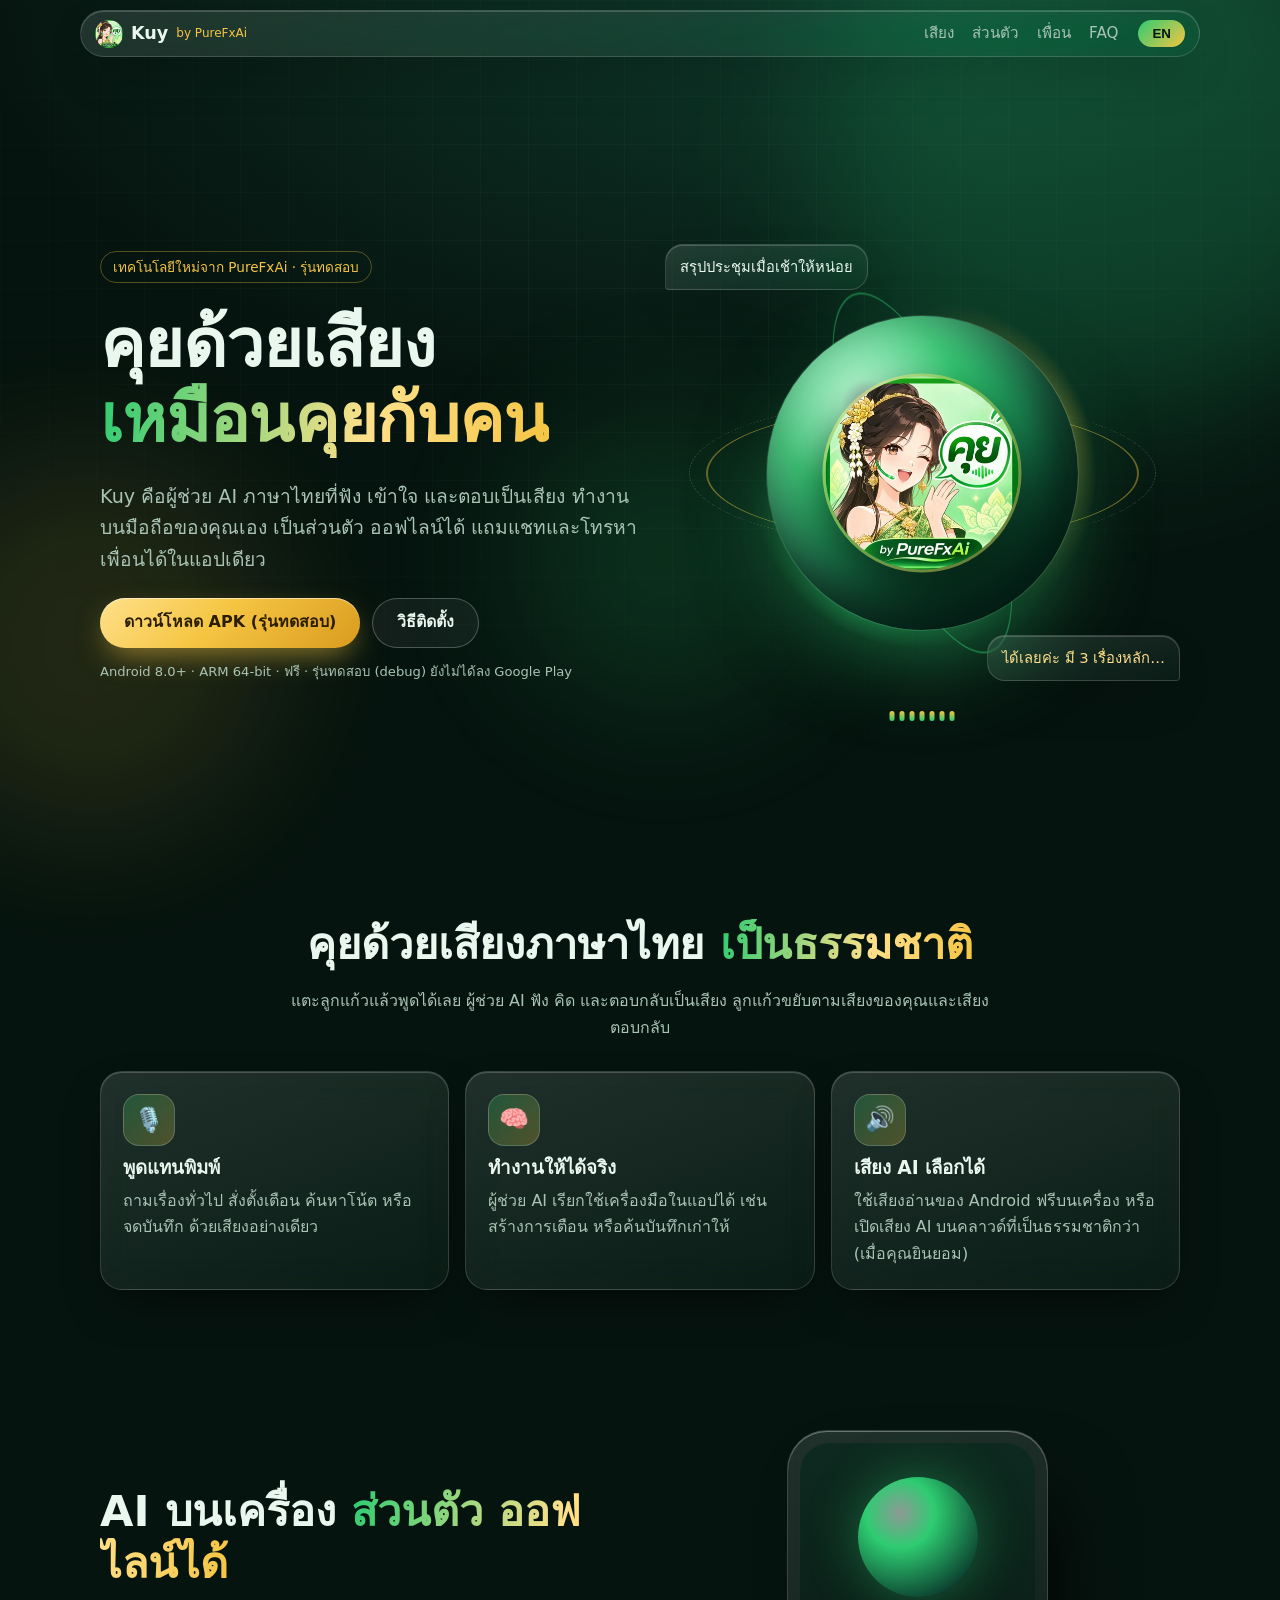
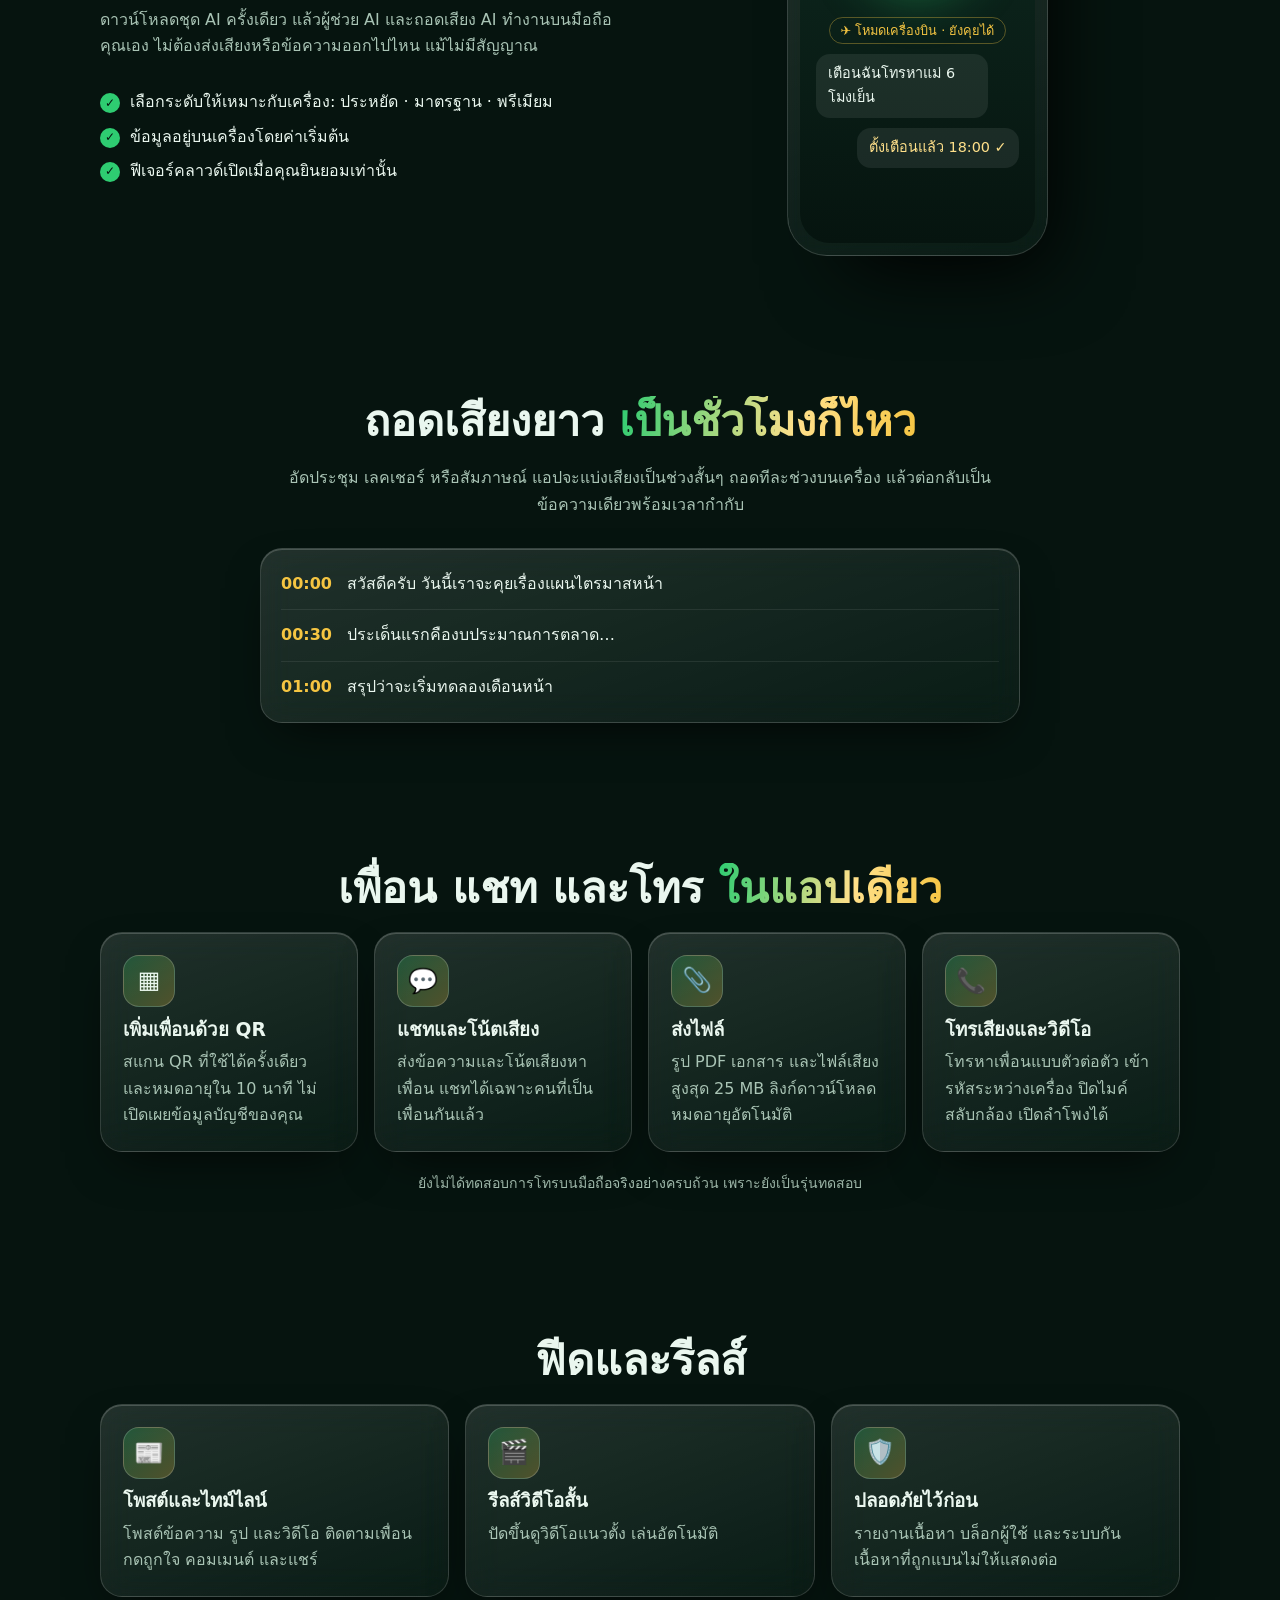
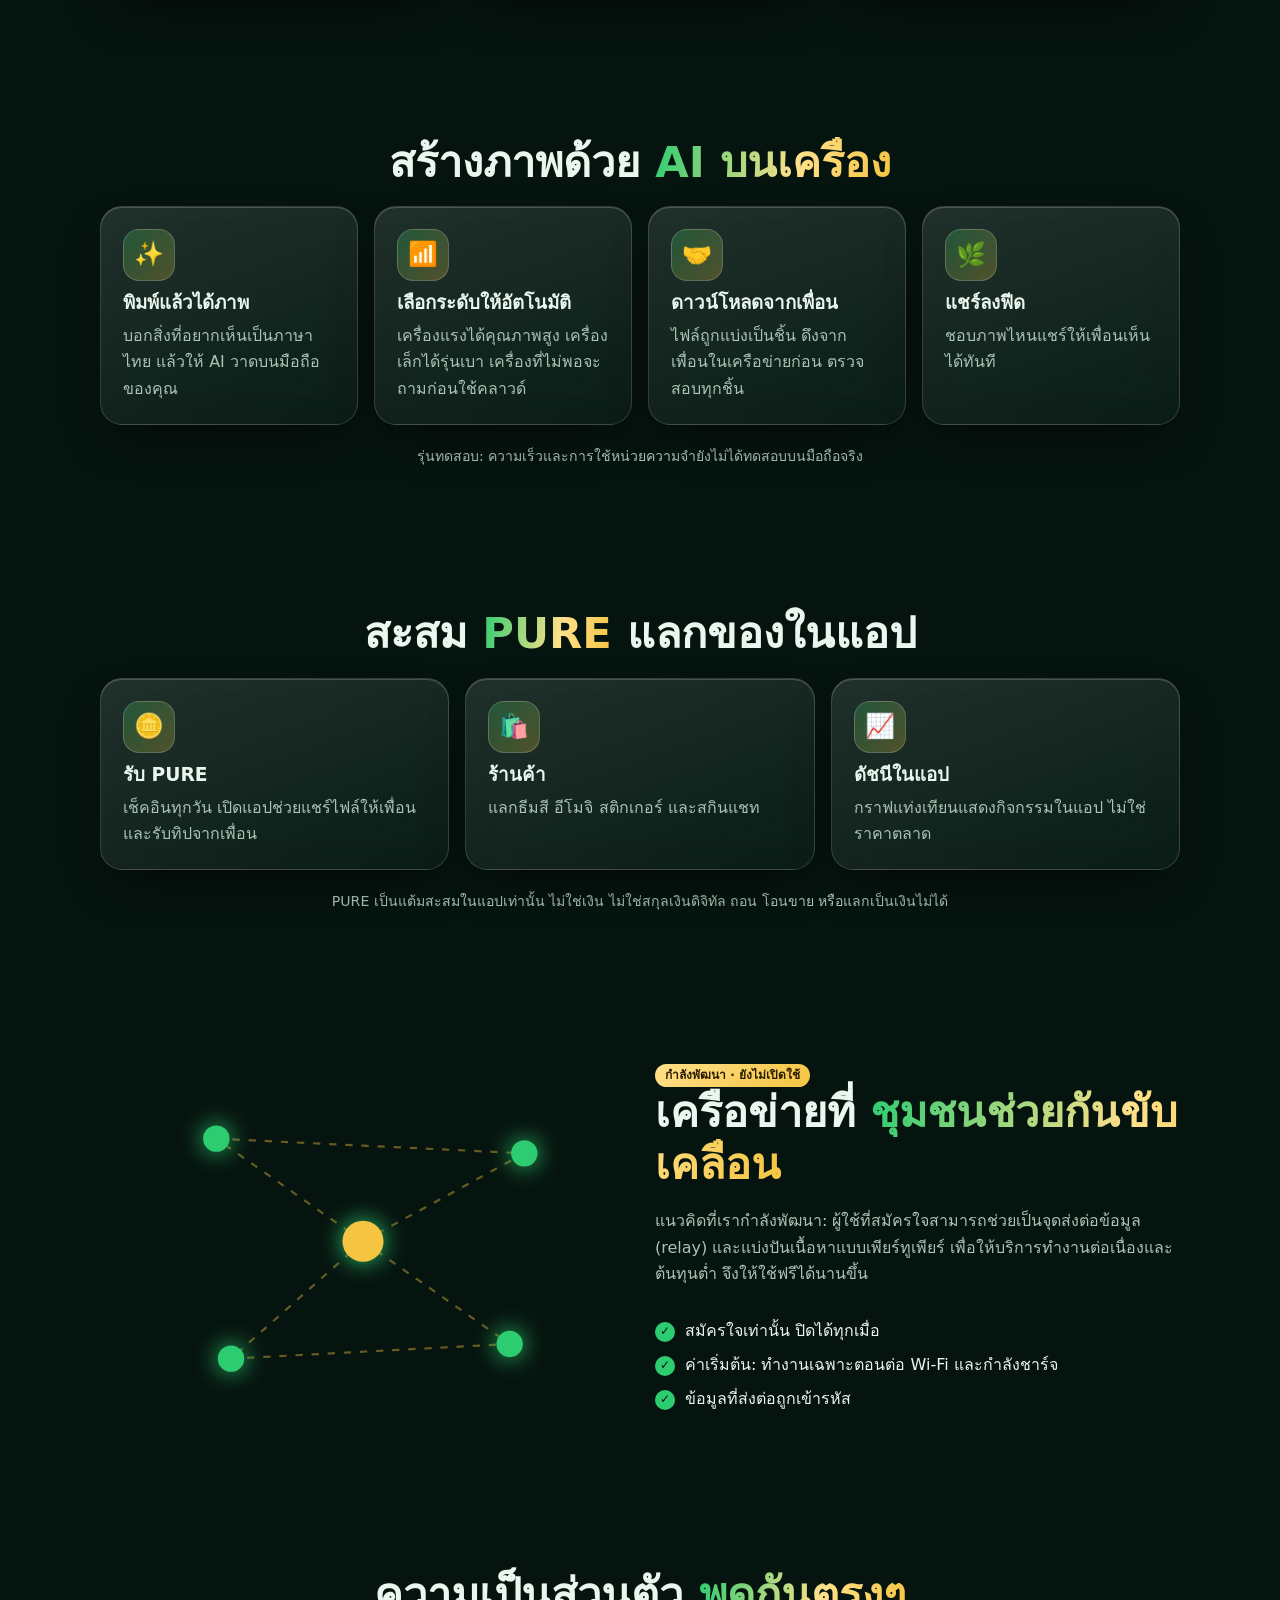
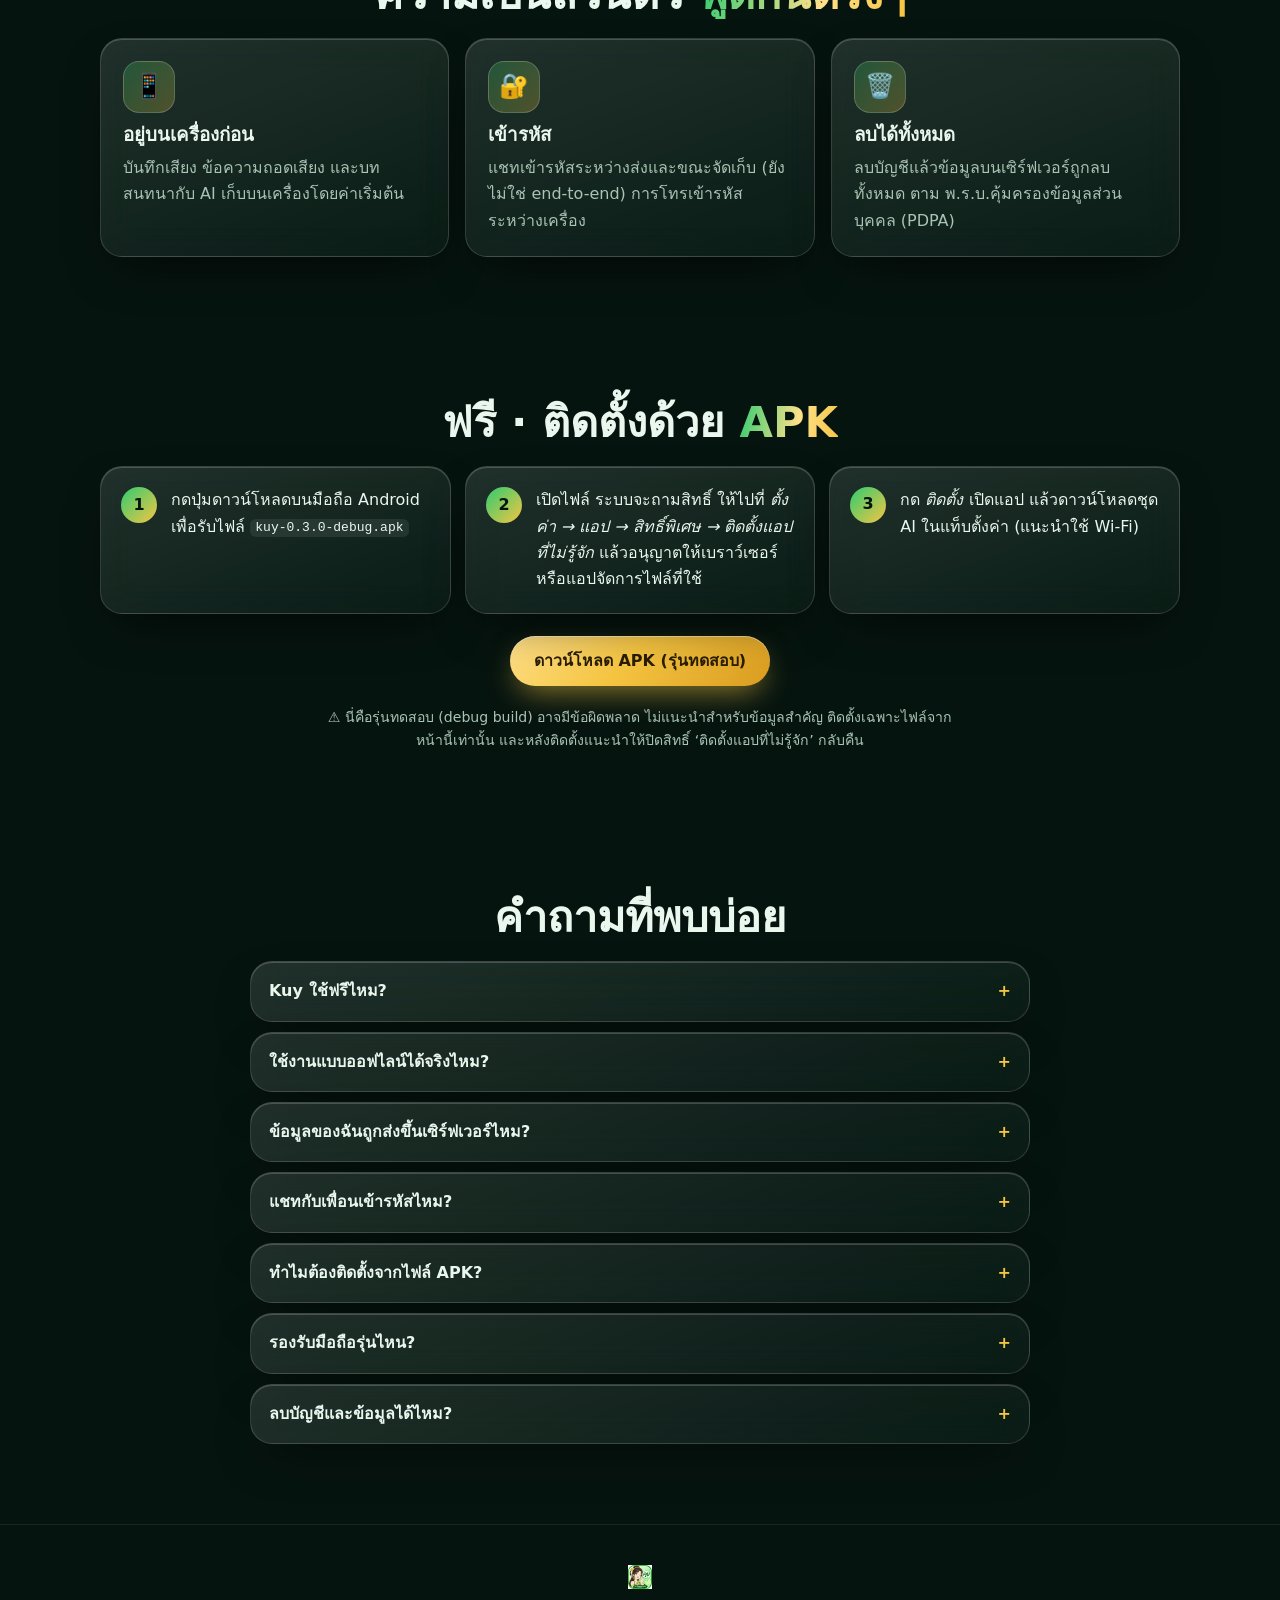
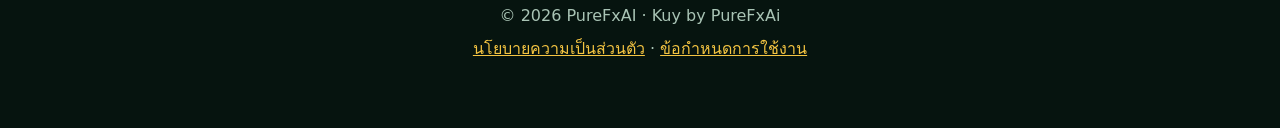
<file: index.html>
<!doctype html>
<html lang="th" data-lang="th">
<head>
<meta charset="utf-8"><meta name="viewport" content="width=device-width,initial-scale=1,viewport-fit=cover">
<title>Kuy by PureFxAi — คุยด้วยเสียงกับ AI ส่วนตัว บนมือถือคุณ</title>
<meta name="description" content="Kuy by PureFxAi: ผู้ช่วย AI คุยด้วยเสียงภาษาไทย ทำงานบนเครื่อง ออฟไลน์ได้ ถอดเสียงยาว แชทและโทรหาเพื่อน — Private Thai voice AI that runs on your phone.">
<meta name="theme-color" content="#06140f">
<meta property="og:title" content="Kuy by PureFxAi"><meta property="og:description" content="คุยด้วยเสียงกับ AI ส่วนตัว บนมือถือคุณ"><meta property="og:image" content="og.png"><meta property="og:type" content="website">
<link rel="icon" href="favicon.png"><link rel="apple-touch-icon" href="apple-touch-icon.png">
<link rel="preload" as="image" href="kuy-icon.webp">
<link rel="stylesheet" href="landing.css">
</head>
<body>
<a class="skip" href="#main"><span lang="th">ข้ามไปเนื้อหา</span><span lang="en">Skip to content</span></a>
<div class="bg" aria-hidden="true"><i class="blob b1"></i><i class="blob b2"></i><i class="blob b3"></i><i class="grid"></i></div>
<header class="nav glass"><a class="brand" href="#top"><img src="favicon.png" alt="" width="28" height="28">Kuy <small>by PureFxAi</small></a>
<nav aria-label="Main"><a href="#voice"><span lang="th">เสียง</span><span lang="en">Voice</span></a><a href="#private"><span lang="th">ส่วนตัว</span><span lang="en">Private</span></a><a href="#social"><span lang="th">เพื่อน</span><span lang="en">Friends</span></a><a href="#faq">FAQ</a></nav>
<button class="lang" id="lang" aria-label="Switch language / เปลี่ยนภาษา">EN</button></header>
<main id="main">
<section class="hero" id="top">
 <div class="hero-copy">
  <p class="eyebrow"><span lang="th">เทคโนโลยีใหม่จาก PureFxAi · รุ่นทดสอบ</span><span lang="en">New from PureFxAi · Beta</span></p>
  <h1><span lang="th">คุยด้วยเสียง<br><em>เหมือนคุยกับคน</em></span><span lang="en">Talk by voice,<br><em>like talking to a person</em></span></h1>
  <p class="lead"><span lang="th">Kuy คือผู้ช่วย AI ภาษาไทยที่ฟัง เข้าใจ และตอบเป็นเสียง ทำงานบนมือถือของคุณเอง เป็นส่วนตัว ออฟไลน์ได้ แถมแชทและโทรหาเพื่อนได้ในแอปเดียว</span><span lang="en">Kuy is a Thai-first AI assistant that listens, understands and talks back — running on your own phone. Private, works offline, and lets you chat and call friends in one app.</span></p>
  <div class="cta"><a class="btn gold" href="https://github.com/purefxaidev/kuy-web/releases/download/v0.4.1-beta/kuy-0.4.1-debug.apk" download><span lang="th">ดาวน์โหลด APK (รุ่นทดสอบ)</span><span lang="en">Download APK (beta)</span></a><a class="btn ghost" href="#install"><span lang="th">วิธีติดตั้ง</span><span lang="en">How to install</span></a></div>
  <p class="fine"><span lang="th">Android 8.0+ · ARM 64-bit · ฟรี · รุ่นทดสอบ (debug) ยังไม่ได้ลง Google Play</span><span lang="en">Android 8.0+ · ARM 64-bit · Free · Debug test build, not on Google Play yet</span></p>
 </div>
 <div class="stage" id="stage" aria-hidden="true">
  <div class="orb3d"><div class="ring r1"></div><div class="ring r2"></div><div class="ring r3"></div><div class="sphere"></div><img class="char" src="kuy-icon.webp" alt="" width="384" height="384"></div>
  <div class="bubble glass q1"><span lang="th">สรุปประชุมเมื่อเช้าให้หน่อย</span><span lang="en">Summarise this morning’s meeting</span></div>
  <div class="bubble glass q2 gold-t"><span lang="th">ได้เลยค่ะ มี 3 เรื่องหลัก…</span><span lang="en">Sure — three key points…</span></div>
  <div class="wave"><i></i><i></i><i></i><i></i><i></i><i></i><i></i></div>
 </div>
</section>

<section id="voice" class="sec">
 <h2 class="reveal"><span lang="th">คุยด้วยเสียงภาษาไทย <em>เป็นธรรมชาติ</em></span><span lang="en">Natural <em>Thai voice</em> conversations</span></h2>
 <p class="sub reveal"><span lang="th">แตะลูกแก้วแล้วพูดได้เลย ผู้ช่วย AI ฟัง คิด และตอบกลับเป็นเสียง ลูกแก้วขยับตามเสียงของคุณและเสียงตอบกลับ</span><span lang="en">Tap the orb and speak. The AI listens, thinks and answers out loud — the orb reacts to your voice and to its own.</span></p>
 <div class="cards">
  <article class="card glass reveal"><div class="ic" aria-hidden="true">🎙️</div><h3><span lang="th">พูดแทนพิมพ์</span><span lang="en">Speak, don’t type</span></h3><p><span lang="th">ถามเรื่องทั่วไป สั่งตั้งเตือน ค้นหาโน้ต หรือจดบันทึก ด้วยเสียงอย่างเดียว</span><span lang="en">Ask questions, set reminders, search or take notes — all by voice.</span></p></article>
  <article class="card glass reveal"><div class="ic" aria-hidden="true">🧠</div><h3><span lang="th">ทำงานให้ได้จริง</span><span lang="en">Gets things done</span></h3><p><span lang="th">ผู้ช่วย AI เรียกใช้เครื่องมือในแอปได้ เช่น สร้างการเตือน หรือค้นบันทึกเก่าให้</span><span lang="en">The assistant can use in-app tools — create reminders, find old notes for you.</span></p></article>
  <article class="card glass reveal"><div class="ic" aria-hidden="true">🔊</div><h3><span lang="th">เสียง AI เลือกได้</span><span lang="en">Choose the voice</span></h3><p><span lang="th">ใช้เสียงอ่านของ Android ฟรีบนเครื่อง หรือเปิดเสียง AI บนคลาวด์ที่เป็นธรรมชาติกว่า (เมื่อคุณยินยอม)</span><span lang="en">Use free on-device Android voice, or opt in to a more natural cloud AI voice.</span></p></article>
 </div>
</section>

<section id="private" class="sec split">
 <div class="reveal">
  <h2><span lang="th">AI บนเครื่อง <em>ส่วนตัว ออฟไลน์ได้</em></span><span lang="en">On-device AI — <em>private, offline</em></span></h2>
  <p class="sub left"><span lang="th">ดาวน์โหลดชุด AI ครั้งเดียว แล้วผู้ช่วย AI และถอดเสียง AI ทำงานบนมือถือคุณเอง ไม่ต้องส่งเสียงหรือข้อความออกไปไหน แม้ไม่มีสัญญาณ</span><span lang="en">Download the AI pack once and the assistant and transcription run on your phone — your voice and words don’t leave it, even with no signal.</span></p>
  <ul class="ticks">
   <li><span lang="th">เลือกระดับให้เหมาะกับเครื่อง: ประหยัด · มาตรฐาน · พรีเมียม</span><span lang="en">Tier that fits your phone: Lite · Standard · Premium</span></li>
   <li><span lang="th">ข้อมูลอยู่บนเครื่องโดยค่าเริ่มต้น</span><span lang="en">Your data stays on device by default</span></li>
   <li><span lang="th">ฟีเจอร์คลาวด์เปิดเมื่อคุณยินยอมเท่านั้น</span><span lang="en">Cloud features only with your consent</span></li>
  </ul>
 </div>
 <div class="phone glass reveal" aria-hidden="true"><div class="screen"><div class="mini-orb"></div><p class="pill">✈︎ <span lang="th">โหมดเครื่องบิน · ยังคุยได้</span><span lang="en">Airplane mode · still talking</span></p><div class="msg"><span lang="th">เตือนฉันโทรหาแม่ 6 โมงเย็น</span><span lang="en">Remind me to call mum at 6pm</span></div><div class="msg me"><span lang="th">ตั้งเตือนแล้ว 18:00 ✓</span><span lang="en">Reminder set for 18:00 ✓</span></div></div></div>
</section>

<section id="transcribe" class="sec">
 <h2 class="reveal"><span lang="th">ถอดเสียงยาว <em>เป็นชั่วโมงก็ไหว</em></span><span lang="en">Long transcription — <em>hours, not minutes</em></span></h2>
 <p class="sub reveal"><span lang="th">อัดประชุม เลคเชอร์ หรือสัมภาษณ์ แอปจะแบ่งเสียงเป็นช่วงสั้นๆ ถอดทีละช่วงบนเครื่อง แล้วต่อกลับเป็นข้อความเดียวพร้อมเวลากำกับ</span><span lang="en">Record meetings, lectures or interviews. The app splits audio into short segments, transcribes each on-device, then stitches them into one timestamped transcript.</span></p>
 <div class="timeline glass reveal" aria-hidden="true">
  <div><b>00:00</b> <span lang="th">สวัสดีครับ วันนี้เราจะคุยเรื่องแผนไตรมาสหน้า</span><span lang="en">Hi everyone, today we’ll cover next quarter’s plan</span></div>
  <div><b>00:30</b> <span lang="th">ประเด็นแรกคืองบประมาณการตลาด…</span><span lang="en">First up, the marketing budget…</span></div>
  <div><b>01:00</b> <span lang="th">สรุปว่าจะเริ่มทดลองเดือนหน้า</span><span lang="en">So we’ll start the pilot next month</span></div>
 </div>
</section>

<section id="social" class="sec">
 <h2 class="reveal"><span lang="th">เพื่อน แชท และโทร <em>ในแอปเดียว</em></span><span lang="en">Friends, chat & calls — <em>one app</em></span></h2>
 <div class="cards four">
  <article class="card glass reveal"><div class="ic" aria-hidden="true">▦</div><h3><span lang="th">เพิ่มเพื่อนด้วย QR</span><span lang="en">Add friends by QR</span></h3><p><span lang="th">สแกน QR ที่ใช้ได้ครั้งเดียวและหมดอายุใน 10 นาที ไม่เปิดเผยข้อมูลบัญชีของคุณ</span><span lang="en">Scan a single-use QR that expires in 10 minutes — no account details exposed.</span></p></article>
  <article class="card glass reveal"><div class="ic" aria-hidden="true">💬</div><h3><span lang="th">แชทและโน้ตเสียง</span><span lang="en">Chat & voice notes</span></h3><p><span lang="th">ส่งข้อความและโน้ตเสียงหาเพื่อน แชทได้เฉพาะคนที่เป็นเพื่อนกันแล้ว</span><span lang="en">Text and voice notes, only between accepted friends.</span></p></article>
  <article class="card glass reveal"><div class="ic" aria-hidden="true">📎</div><h3><span lang="th">ส่งไฟล์</span><span lang="en">Send files</span></h3><p><span lang="th">รูป PDF เอกสาร และไฟล์เสียง สูงสุด 25 MB ลิงก์ดาวน์โหลดหมดอายุอัตโนมัติ</span><span lang="en">Photos, PDFs, documents and audio up to 25 MB, with expiring download links.</span></p></article>
  <article class="card glass reveal"><div class="ic" aria-hidden="true">📞</div><h3><span lang="th">โทรเสียงและวิดีโอ</span><span lang="en">Voice & video calls</span></h3><p><span lang="th">โทรหาเพื่อนแบบตัวต่อตัว เข้ารหัสระหว่างเครื่อง ปิดไมค์ สลับกล้อง เปิดลำโพงได้</span><span lang="en">1:1 calls, encrypted device-to-device, with mute, camera switch and speaker.</span></p></article>
 </div>
 <p class="note reveal"><span lang="th">ยังไม่ได้ทดสอบการโทรบนมือถือจริงอย่างครบถ้วน เพราะยังเป็นรุ่นทดสอบ</span><span lang="en">Calls have not been fully tested on real devices yet — this is a beta.</span></p>
</section>

<section id="feed" class="sec">
 <h2 class="reveal"><span lang="th">ฟีดและรีลส์</span><span lang="en">Feed & Reels</span></h2>
 <div class="cards">
  <article class="card glass reveal"><div class="ic" aria-hidden="true">📰</div><h3><span lang="th">โพสต์และไทม์ไลน์</span><span lang="en">Posts & timeline</span></h3><p><span lang="th">โพสต์ข้อความ รูป และวิดีโอ ติดตามเพื่อน กดถูกใจ คอมเมนต์ และแชร์</span><span lang="en">Post text, photos and video; follow, like, comment and share.</span></p></article>
  <article class="card glass reveal"><div class="ic" aria-hidden="true">🎬</div><h3><span lang="th">รีลส์วิดีโอสั้น</span><span lang="en">Short-video Reels</span></h3><p><span lang="th">ปัดขึ้นดูวิดีโอแนวตั้ง เล่นอัตโนมัติ</span><span lang="en">Swipe through vertical videos that play automatically.</span></p></article>
  <article class="card glass reveal"><div class="ic" aria-hidden="true">🛡️</div><h3><span lang="th">ปลอดภัยไว้ก่อน</span><span lang="en">Safety first</span></h3><p><span lang="th">รายงานเนื้อหา บล็อกผู้ใช้ และระบบกันเนื้อหาที่ถูกแบนไม่ให้แสดงต่อ</span><span lang="en">Report content, block users, and keep removed content from being shown again.</span></p></article>
 </div>
</section>

<section id="create" class="sec">
 <h2 class="reveal"><span lang="th">สร้างภาพด้วย <em>AI บนเครื่อง</em></span><span lang="en">Create images with <em>on-device AI</em></span></h2>
 <div class="cards">
  <article class="card glass reveal"><div class="ic" aria-hidden="true">✨</div><h3><span lang="th">พิมพ์แล้วได้ภาพ</span><span lang="en">Type it, see it</span></h3><p><span lang="th">บอกสิ่งที่อยากเห็นเป็นภาษาไทย แล้วให้ AI วาดบนมือถือของคุณ</span><span lang="en">Describe what you want and AI draws it right on your phone.</span></p></article>
  <article class="card glass reveal"><div class="ic" aria-hidden="true">📶</div><h3><span lang="th">เลือกระดับให้อัตโนมัติ</span><span lang="en">Picks the right tier</span></h3><p><span lang="th">เครื่องแรงได้คุณภาพสูง เครื่องเล็กได้รุ่นเบา เครื่องที่ไม่พอจะถามก่อนใช้คลาวด์</span><span lang="en">High quality on strong phones, a light tier on smaller ones, and cloud only if you agree.</span></p></article>
  <article class="card glass reveal"><div class="ic" aria-hidden="true">🤝</div><h3><span lang="th">ดาวน์โหลดจากเพื่อน</span><span lang="en">Downloads from friends</span></h3><p><span lang="th">ไฟล์ถูกแบ่งเป็นชิ้น ดึงจากเพื่อนในเครือข่ายก่อน ตรวจสอบทุกชิ้น</span><span lang="en">Files come in verified pieces from peers first, then from the server.</span></p></article>
  <article class="card glass reveal"><div class="ic" aria-hidden="true">🌿</div><h3><span lang="th">แชร์ลงฟีด</span><span lang="en">Share to the feed</span></h3><p><span lang="th">ชอบภาพไหนแชร์ให้เพื่อนเห็นได้ทันที</span><span lang="en">Post any image to your feed in one tap.</span></p></article>
 </div>
 <p class="note reveal"><span lang="th">รุ่นทดสอบ: ความเร็วและการใช้หน่วยความจำยังไม่ได้ทดสอบบนมือถือจริง</span><span lang="en">Beta: speed and memory use have not been tested on real phones yet.</span></p>
</section>

<section id="pure" class="sec">
 <h2 class="reveal"><span lang="th">สะสม <em>PURE</em> แลกของในแอป</span><span lang="en">Earn <em>PURE</em>, spend in-app</span></h2>
 <div class="cards">
  <article class="card glass reveal"><div class="ic" aria-hidden="true">🪙</div><h3><span lang="th">รับ PURE</span><span lang="en">Earn PURE</span></h3><p><span lang="th">เช็คอินทุกวัน เปิดแอปช่วยแชร์ไฟล์ให้เพื่อน และรับทิปจากเพื่อน</span><span lang="en">Daily check-in, helping share files with friends, and tips.</span></p></article>
  <article class="card glass reveal"><div class="ic" aria-hidden="true">🛍️</div><h3><span lang="th">ร้านค้า</span><span lang="en">Shop</span></h3><p><span lang="th">แลกธีมสี อีโมจิ สติกเกอร์ และสกินแชท</span><span lang="en">Spend on colour themes, emoji, stickers and chat skins.</span></p></article>
  <article class="card glass reveal"><div class="ic" aria-hidden="true">📈</div><h3><span lang="th">ดัชนีในแอป</span><span lang="en">In-app index</span></h3><p><span lang="th">กราฟแท่งเทียนแสดงกิจกรรมในแอป ไม่ใช่ราคาตลาด</span><span lang="en">A candlestick chart of in-app activity — not a market price.</span></p></article>
 </div>
 <p class="note reveal"><span lang="th">PURE เป็นแต้มสะสมในแอปเท่านั้น ไม่ใช่เงิน ไม่ใช่สกุลเงินดิจิทัล ถอน โอนขาย หรือแลกเป็นเงินไม่ได้</span><span lang="en">PURE are in-app points only — not money and not a crypto token. They cannot be withdrawn, traded or cashed out.</span></p>
</section>

<section id="network" class="sec split rev">
 <div class="mesh reveal" aria-hidden="true"><svg viewBox="0 0 300 220"><g class="links"><line x1="150" y1="110" x2="50" y2="40"/><line x1="150" y1="110" x2="260" y2="50"/><line x1="150" y1="110" x2="60" y2="190"/><line x1="150" y1="110" x2="250" y2="180"/><line x1="50" y1="40" x2="260" y2="50"/><line x1="60" y1="190" x2="250" y2="180"/></g><g class="nodes"><circle cx="150" cy="110" r="14"/><circle cx="50" cy="40" r="9"/><circle cx="260" cy="50" r="9"/><circle cx="60" cy="190" r="9"/><circle cx="250" cy="180" r="9"/></g></svg></div>
 <div class="reveal">
  <span class="tag"><span lang="th">กำลังพัฒนา · ยังไม่เปิดใช้</span><span lang="en">In development · not live yet</span></span>
  <h2><span lang="th">เครือข่ายที่ <em>ชุมชนช่วยกันขับเคลื่อน</em></span><span lang="en">A <em>community-powered</em> network</span></h2>
  <p class="sub left"><span lang="th">แนวคิดที่เรากำลังพัฒนา: ผู้ใช้ที่สมัครใจสามารถช่วยเป็นจุดส่งต่อข้อมูล (relay) และแบ่งปันเนื้อหาแบบเพียร์ทูเพียร์ เพื่อให้บริการทำงานต่อเนื่องและต้นทุนต่ำ จึงให้ใช้ฟรีได้นานขึ้น</span><span lang="en">An idea we’re building: users who opt in can help relay traffic and share content peer-to-peer, keeping the service up and costs low so it can stay free.</span></p>
  <ul class="ticks">
   <li><span lang="th">สมัครใจเท่านั้น ปิดได้ทุกเมื่อ</span><span lang="en">Strictly opt-in, switch off anytime</span></li>
   <li><span lang="th">ค่าเริ่มต้น: ทำงานเฉพาะตอนต่อ Wi-Fi และกำลังชาร์จ</span><span lang="en">Default: only on Wi-Fi while charging</span></li>
   <li><span lang="th">ข้อมูลที่ส่งต่อถูกเข้ารหัส</span><span lang="en">Relayed data stays encrypted</span></li>
  </ul>
 </div>
</section>

<section id="privacy" class="sec">
 <h2 class="reveal"><span lang="th">ความเป็นส่วนตัว <em>พูดกันตรงๆ</em></span><span lang="en">Privacy, <em>plainly</em></span></h2>
 <div class="cards">
  <article class="card glass reveal"><div class="ic" aria-hidden="true">📱</div><h3><span lang="th">อยู่บนเครื่องก่อน</span><span lang="en">Device first</span></h3><p><span lang="th">บันทึกเสียง ข้อความถอดเสียง และบทสนทนากับ AI เก็บบนเครื่องโดยค่าเริ่มต้น</span><span lang="en">Recordings, transcripts and AI chats are stored on your device by default.</span></p></article>
  <article class="card glass reveal"><div class="ic" aria-hidden="true">🔐</div><h3><span lang="th">เข้ารหัส</span><span lang="en">Encrypted</span></h3><p><span lang="th">แชทเข้ารหัสระหว่างส่งและขณะจัดเก็บ (ยังไม่ใช่ end-to-end) การโทรเข้ารหัสระหว่างเครื่อง</span><span lang="en">Chats encrypted in transit and at rest (not yet end-to-end); calls encrypted device-to-device.</span></p></article>
  <article class="card glass reveal"><div class="ic" aria-hidden="true">🗑️</div><h3><span lang="th">ลบได้ทั้งหมด</span><span lang="en">Delete everything</span></h3><p><span lang="th">ลบบัญชีแล้วข้อมูลบนเซิร์ฟเวอร์ถูกลบทั้งหมด ตาม พ.ร.บ.คุ้มครองข้อมูลส่วนบุคคล (PDPA)</span><span lang="en">Deleting your account erases all server data, in line with Thailand’s PDPA.</span></p></article>
 </div>
</section>

<section id="install" class="sec">
 <h2 class="reveal"><span lang="th">ฟรี · ติดตั้งด้วย <em>APK</em></span><span lang="en">Free · install via <em>APK</em></span></h2>
 <ol class="steps">
  <li class="glass reveal"><b>1</b><p><span lang="th">กดปุ่มดาวน์โหลดบนมือถือ Android เพื่อรับไฟล์ <code>kuy-0.3.0-debug.apk</code></span><span lang="en">On your Android phone, tap Download to get <code>kuy-0.3.0-debug.apk</code></span></p></li>
  <li class="glass reveal"><b>2</b><p><span lang="th">เปิดไฟล์ ระบบจะถามสิทธิ์ ให้ไปที่ <i>ตั้งค่า → แอป → สิทธิ์พิเศษ → ติดตั้งแอปที่ไม่รู้จัก</i> แล้วอนุญาตให้เบราว์เซอร์หรือแอปจัดการไฟล์ที่ใช้</span><span lang="en">Open it. When asked, go to <i>Settings → Apps → Special access → Install unknown apps</i> and allow your browser or file manager</span></p></li>
  <li class="glass reveal"><b>3</b><p><span lang="th">กด <i>ติดตั้ง</i> เปิดแอป แล้วดาวน์โหลดชุด AI ในแท็บตั้งค่า (แนะนำใช้ Wi-Fi)</span><span lang="en">Tap <i>Install</i>, open the app, then download the AI pack in Settings (Wi-Fi recommended)</span></p></li>
 </ol>
 <div class="cta center reveal"><a class="btn gold" href="https://github.com/purefxaidev/kuy-web/releases/download/v0.4.1-beta/kuy-0.4.1-debug.apk" download><span lang="th">ดาวน์โหลด APK (รุ่นทดสอบ)</span><span lang="en">Download APK (beta)</span></a></div>
 <p class="note reveal"><span lang="th">⚠️ นี่คือรุ่นทดสอบ (debug build) อาจมีข้อผิดพลาด ไม่แนะนำสำหรับข้อมูลสำคัญ ติดตั้งเฉพาะไฟล์จากหน้านี้เท่านั้น และหลังติดตั้งแนะนำให้ปิดสิทธิ์ ‘ติดตั้งแอปที่ไม่รู้จัก’ กลับคืน</span><span lang="en">⚠️ This is a debug test build and may have bugs; don’t rely on it for important data. Only install the file from this page, and switch ‘Install unknown apps’ back off afterwards.</span></p>
</section>

<section id="faq" class="sec narrow"><h2 class="reveal"><span lang="th">คำถามที่พบบ่อย</span><span lang="en">FAQ</span></h2><details class="glass reveal"><summary><span lang="th">Kuy ใช้ฟรีไหม?</span><span lang="en">Is Kuy free?</span></summary><p><span lang="th">ตอนนี้เป็นรุ่นทดสอบ (beta) ดาวน์โหลดและใช้ได้ฟรี หากมีแผนบริการเสริมในอนาคต จะแจ้งให้ทราบอย่างชัดเจนก่อน</span><span lang="en">It's a free beta right now. If optional paid extras ever come, they'll be announced clearly first.</span></p></details><details class="glass reveal"><summary><span lang="th">ใช้งานแบบออฟไลน์ได้จริงไหม?</span><span lang="en">Does it really work offline?</span></summary><p><span lang="th">ได้ หลังดาวน์โหลดชุด AI ลงเครื่องครั้งแรก ผู้ช่วย AI และการถอดเสียงทำงานบนมือถือได้โดยไม่ต้องใช้อินเทอร์เน็ต ส่วนแชท โทร และเสียง AI บนคลาวด์ต้องต่อเน็ต</span><span lang="en">Yes. After a one-time download of the AI pack, the assistant and transcription run on your phone with no internet. Chat, calls and cloud voice need a connection.</span></p></details><details class="glass reveal"><summary><span lang="th">ข้อมูลของฉันถูกส่งขึ้นเซิร์ฟเวอร์ไหม?</span><span lang="en">Is my data uploaded?</span></summary><p><span lang="th">โดยค่าเริ่มต้น บันทึกเสียง ข้อความถอดเสียง และบทสนทนากับ AI อยู่บนเครื่องคุณ จะส่งขึ้นคลาวด์เมื่อคุณเปิดใช้และยินยอมเท่านั้น</span><span lang="en">By default, recordings, transcripts and AI chats stay on your device. Nothing goes to the cloud unless you turn it on and agree.</span></p></details><details class="glass reveal"><summary><span lang="th">แชทกับเพื่อนเข้ารหัสไหม?</span><span lang="en">Are chats encrypted?</span></summary><p><span lang="th">ข้อความและไฟล์เข้ารหัสระหว่างส่ง (TLS) และเข้ารหัสขณะจัดเก็บบนเซิร์ฟเวอร์ แต่ยังไม่ใช่ end-to-end ส่วนการโทรเสียง/วิดีโอเข้ารหัสระหว่างเครื่องด้วย DTLS-SRTP</span><span lang="en">Messages and files are encrypted in transit (TLS) and at rest on the server, but not yet end-to-end. Voice/video calls are encrypted device-to-device with DTLS-SRTP.</span></p></details><details class="glass reveal"><summary><span lang="th">ทำไมต้องติดตั้งจากไฟล์ APK?</span><span lang="en">Why install from an APK?</span></summary><p><span lang="th">Kuy ยังอยู่ช่วงทดสอบและยังไม่ได้ลง Google Play ไฟล์นี้เป็นรุ่นทดสอบ (debug build) เหมาะสำหรับผู้ที่อยากลองก่อน</span><span lang="en">Kuy is still in testing and not on Google Play yet. This file is a debug test build for early testers.</span></p></details><details class="glass reveal"><summary><span lang="th">รองรับมือถือรุ่นไหน?</span><span lang="en">Which phones are supported?</span></summary><p><span lang="th">Android 8.0 ขึ้นไป ชิป ARM 64-bit แนะนำ RAM 4 GB ขึ้นไป แอปจะเลือกระดับ AI (ประหยัด/มาตรฐาน/พรีเมียม) ให้เหมาะกับเครื่องอัตโนมัติ</span><span lang="en">Android 8.0+, 64-bit ARM; 4 GB RAM or more recommended. The app picks an AI tier (Lite/Standard/Premium) to suit your phone.</span></p></details><details class="glass reveal"><summary><span lang="th">ลบบัญชีและข้อมูลได้ไหม?</span><span lang="en">Can I delete my account?</span></summary><p><span lang="th">ได้ทุกเมื่อในเมนูตั้งค่า ระบบจะลบบัญชีและข้อมูลบนเซิร์ฟเวอร์ทั้งหมด รวมถึงข้อความ ไฟล์ รายชื่อเพื่อน และประวัติการโทร ตาม PDPA</span><span lang="en">Anytime, in Settings. Your account and all server data — messages, files, friends, call history — are erased, per PDPA.</span></p></details></section>
</main>
<footer class="foot"><img src="favicon.png" alt="" width="24" height="24"><p>© 2026 PureFxAI · Kuy by PureFxAi</p>
<p><a href="privacy.html"><span lang="th">นโยบายความเป็นส่วนตัว</span><span lang="en">Privacy Policy</span></a> · <a href="terms.html"><span lang="th">ข้อกำหนดการใช้งาน</span><span lang="en">Terms</span></a></p></footer>
<script src="landing.js" defer></script>
</body></html>
</file>
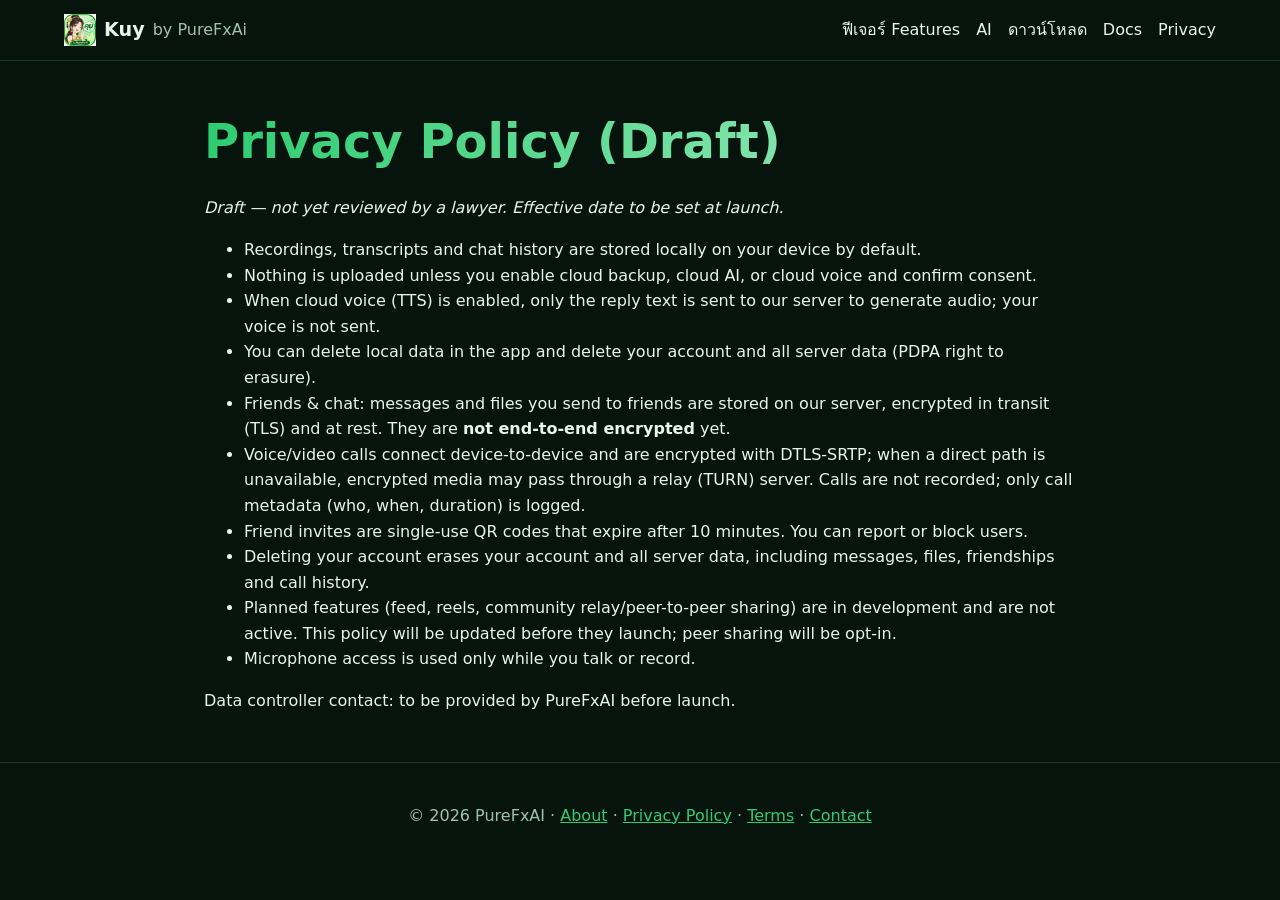
<file: privacy.html>
<!doctype html>
<html lang="th">
<head>
<meta charset="utf-8"><meta name="viewport" content="width=device-width,initial-scale=1">
<title>Privacy Policy (Draft) — Kuy</title>
<meta name="description" content="Kuy by PureFxAi — ผู้ช่วย AI สั่งงานด้วยเสียง ทำงานบนเครื่อง เป็นส่วนตัว / Private, offline-first Thai voice AI assistant.">
<meta property="og:title" content="Privacy Policy (Draft) — Kuy"><meta property="og:image" content="og.png"><meta property="og:type" content="website">
<link rel="icon" href="favicon.png"><link rel="apple-touch-icon" href="apple-touch-icon.png">
<link rel="stylesheet" href="style.css">
</head>
<body>
<a class="skip" href="#main">Skip to content</a>
<header><nav aria-label="Main">
<a class="brand" href="index.html"><img src="favicon.png" alt="" width="32" height="32"> Kuy <small>by PureFxAi</small></a>
<a href="index.html#features">ฟีเจอร์ Features</a><a href="technology.html">AI</a><a href="download.html">ดาวน์โหลด</a><a href="docs.html">Docs</a><a href="privacy.html">Privacy</a>
</nav></header>
<main id="main"><!--title:Privacy Policy (Draft) — Kuy-->
<h1>Privacy Policy (Draft)</h1>
<p><em>Draft — not yet reviewed by a lawyer. Effective date to be set at launch.</em></p>
<ul>
<li>Recordings, transcripts and chat history are stored locally on your device by default.</li>
<li>Nothing is uploaded unless you enable cloud backup, cloud AI, or cloud voice and confirm consent.</li>
<li>When cloud voice (TTS) is enabled, only the reply text is sent to our server to generate audio; your voice is not sent.</li>
<li>You can delete local data in the app and delete your account and all server data (PDPA right to erasure).</li>
<li>Friends &amp; chat: messages and files you send to friends are stored on our server, encrypted in transit (TLS) and at rest. They are <strong>not end-to-end encrypted</strong> yet.</li>
<li>Voice/video calls connect device-to-device and are encrypted with DTLS-SRTP; when a direct path is unavailable, encrypted media may pass through a relay (TURN) server. Calls are not recorded; only call metadata (who, when, duration) is logged.</li>
<li>Friend invites are single-use QR codes that expire after 10 minutes. You can report or block users.</li>
<li>Deleting your account erases your account and all server data, including messages, files, friendships and call history.</li>
<li>Planned features (feed, reels, community relay/peer-to-peer sharing) are in development and are not active. This policy will be updated before they launch; peer sharing will be opt-in.</li>
<li>Microphone access is used only while you talk or record.</li>
</ul>
<p>Data controller contact: to be provided by PureFxAI before launch.</p>
</main>
<footer><p>© 2026 PureFxAI · <a href="about.html">About</a> · <a href="privacy.html">Privacy Policy</a> · <a href="terms.html">Terms</a> · <a href="contact.html">Contact</a></p></footer>
</body></html>
</file>
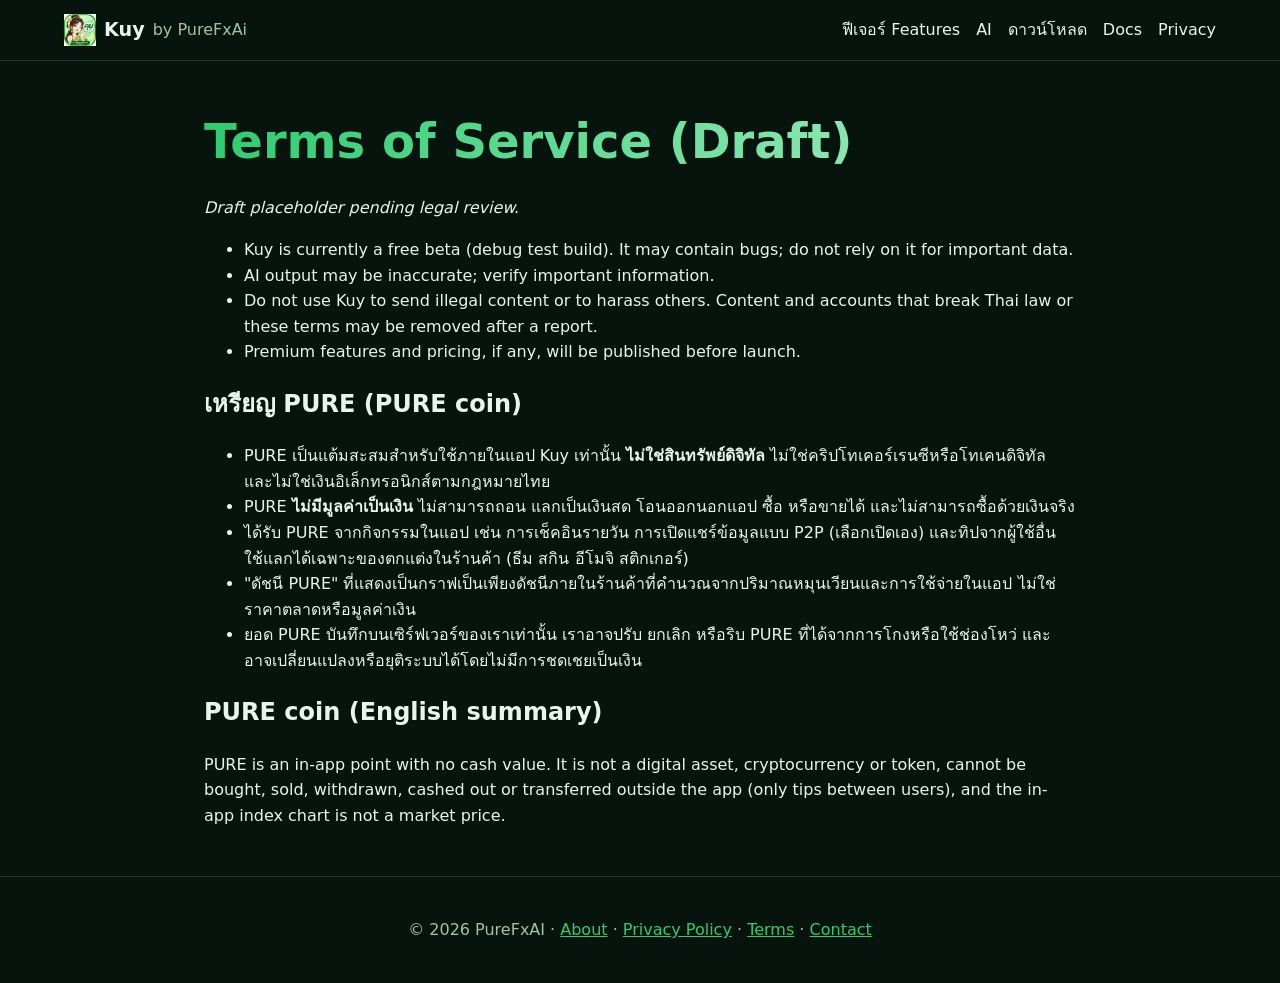
<file: terms.html>
<!doctype html>
<html lang="th">
<head>
<meta charset="utf-8"><meta name="viewport" content="width=device-width,initial-scale=1">
<title>Terms of Service (Draft) — Kuy</title>
<meta name="description" content="Kuy by PureFxAi — ผู้ช่วย AI สั่งงานด้วยเสียง ทำงานบนเครื่อง เป็นส่วนตัว / Private, offline-first Thai voice AI assistant.">
<meta property="og:title" content="Terms of Service (Draft) — Kuy"><meta property="og:image" content="og.png"><meta property="og:type" content="website">
<link rel="icon" href="favicon.png"><link rel="apple-touch-icon" href="apple-touch-icon.png">
<link rel="stylesheet" href="style.css">
</head>
<body>
<a class="skip" href="#main">Skip to content</a>
<header><nav aria-label="Main">
<a class="brand" href="index.html"><img src="favicon.png" alt="" width="32" height="32"> Kuy <small>by PureFxAi</small></a>
<a href="index.html#features">ฟีเจอร์ Features</a><a href="technology.html">AI</a><a href="download.html">ดาวน์โหลด</a><a href="docs.html">Docs</a><a href="privacy.html">Privacy</a>
</nav></header>
<main id="main"><!--title:Terms of Service (Draft) — Kuy-->
<h1>Terms of Service (Draft)</h1><p><em>Draft placeholder pending legal review.</em></p>
<ul><li>Kuy is currently a free beta (debug test build). It may contain bugs; do not rely on it for important data.</li>
<li>AI output may be inaccurate; verify important information.</li>
<li>Do not use Kuy to send illegal content or to harass others. Content and accounts that break Thai law or these terms may be removed after a report.</li>
<li>Premium features and pricing, if any, will be published before launch.</li></ul><h2>เหรียญ PURE (PURE coin)</h2>
<ul>
<li>PURE เป็นแต้มสะสมสำหรับใช้ภายในแอป Kuy เท่านั้น <strong>ไม่ใช่สินทรัพย์ดิจิทัล</strong> ไม่ใช่คริปโทเคอร์เรนซีหรือโทเคนดิจิทัล และไม่ใช่เงินอิเล็กทรอนิกส์ตามกฎหมายไทย</li>
<li>PURE <strong>ไม่มีมูลค่าเป็นเงิน</strong> ไม่สามารถถอน แลกเป็นเงินสด โอนออกนอกแอป ซื้อ หรือขายได้ และไม่สามารถซื้อด้วยเงินจริง</li>
<li>ได้รับ PURE จากกิจกรรมในแอป เช่น การเช็คอินรายวัน การเปิดแชร์ข้อมูลแบบ P2P (เลือกเปิดเอง) และทิปจากผู้ใช้อื่น ใช้แลกได้เฉพาะของตกแต่งในร้านค้า (ธีม สกิน อีโมจิ สติกเกอร์)</li>
<li>"ดัชนี PURE" ที่แสดงเป็นกราฟเป็นเพียงดัชนีภายในร้านค้าที่คำนวณจากปริมาณหมุนเวียนและการใช้จ่ายในแอป ไม่ใช่ราคาตลาดหรือมูลค่าเงิน</li>
<li>ยอด PURE บันทึกบนเซิร์ฟเวอร์ของเราเท่านั้น เราอาจปรับ ยกเลิก หรือริบ PURE ที่ได้จากการโกงหรือใช้ช่องโหว่ และอาจเปลี่ยนแปลงหรือยุติระบบได้โดยไม่มีการชดเชยเป็นเงิน</li>
</ul>
<h2>PURE coin (English summary)</h2>
<p>PURE is an in-app point with no cash value. It is not a digital asset, cryptocurrency or token, cannot be bought, sold, withdrawn, cashed out or transferred outside the app (only tips between users), and the in-app index chart is not a market price.</p>
</main>
<footer><p>© 2026 PureFxAI · <a href="about.html">About</a> · <a href="privacy.html">Privacy Policy</a> · <a href="terms.html">Terms</a> · <a href="contact.html">Contact</a></p></footer>
</body></html>
</file>
<file: landing.css>
:root{--g:#2ecc71;--e:#1fa463;--dg:#0b3d2e;--gold:#f5c542;--gold2:#ffe08a;--night:#06140f;--tx:#eaf7ef;--mut:#a9c4b5;--r:22px}
*{box-sizing:border-box}html{scroll-behavior:smooth;-webkit-text-size-adjust:100%}
body{margin:0;font-family:"Noto Sans Thai","IBM Plex Sans Thai","Sarabun",system-ui,-apple-system,"Segoe UI",sans-serif;color:var(--tx);background:var(--night);line-height:1.65;overflow-x:hidden}
html[data-lang=th] [lang=en],html[data-lang=en] [lang=th]{display:none}
a{color:var(--gold)}img{max-width:100%}code{background:#ffffff14;padding:.1em .4em;border-radius:6px}
.skip{position:absolute;left:-999px}.skip:focus{left:12px;top:12px;z-index:99;background:#000;padding:8px}
:focus-visible{outline:2px solid var(--gold);outline-offset:3px}
.bg{position:fixed;inset:0;z-index:-1;background:radial-gradient(120% 80% at 70% 0%,#0f3a2b 0%,var(--night) 60%)}
.blob{position:absolute;border-radius:50%;filter:blur(70px);opacity:.45;animation:float 18s ease-in-out infinite}
.b1{width:46vmax;height:46vmax;background:#1fa46388;top:-12vmax;right:-10vmax}.b2{width:30vmax;height:30vmax;background:#f5c54240;bottom:5vmax;left:-8vmax;animation-delay:-6s}
.b3{width:24vmax;height:24vmax;background:#2ecc7155;top:45%;left:40%;animation-delay:-12s}
.grid{position:absolute;inset:0;background-image:linear-gradient(#ffffff08 1px,transparent 1px),linear-gradient(90deg,#ffffff08 1px,transparent 1px);background-size:48px 48px;mask-image:radial-gradient(80% 60% at 50% 30%,#000,transparent)}
@keyframes float{50%{transform:translate(3vmax,4vmax) scale(1.08)}}
.glass{background:linear-gradient(160deg,#ffffff1f,#ffffff08);border:1px solid #ffffff26;border-radius:var(--r);backdrop-filter:blur(16px) saturate(140%);-webkit-backdrop-filter:blur(16px) saturate(140%);box-shadow:0 20px 50px -20px #000c,inset 0 1px 0 #ffffff30}
.nav{position:sticky;top:10px;z-index:10;margin:10px auto 0;max-width:1120px;width:calc(100% - 20px);display:flex;align-items:center;gap:12px;padding:8px 14px;border-radius:999px}
.brand{display:flex;align-items:center;gap:8px;font-weight:800;color:var(--tx);text-decoration:none;font-size:1.1rem}.brand img{border-radius:50%}.brand small{color:var(--gold);font-weight:500;font-size:.75rem}
.nav nav{display:none;gap:18px;margin-left:auto}.nav nav a{color:var(--mut);text-decoration:none;font-size:.95rem}.nav nav a:hover{color:var(--tx)}
.lang{margin-left:auto;background:linear-gradient(135deg,var(--g),var(--gold));border:0;color:var(--night);font-weight:800;border-radius:999px;padding:6px 14px;cursor:pointer}
@media(min-width:760px){.nav nav{display:flex}.lang{margin-left:8px}}
.hero{max-width:1120px;margin:0 auto;padding:48px 20px 30px;display:grid;gap:24px;align-items:center;min-height:min(88vh,820px)}
@media(min-width:900px){.hero{grid-template-columns:1.05fr 1fr;padding-top:70px}}
.eyebrow{display:inline-block;color:var(--gold);border:1px solid #f5c54255;border-radius:999px;padding:4px 12px;font-size:.85rem;margin:0}
h1{font-size:clamp(2.3rem,7vw,4.2rem);line-height:1.12;margin:.35em 0;letter-spacing:-.01em}
h1 em,h2 em{font-style:normal;background:linear-gradient(100deg,var(--g),var(--gold2) 60%,var(--gold));-webkit-background-clip:text;background-clip:text;color:transparent}
.lead{color:var(--mut);font-size:clamp(1rem,2.4vw,1.2rem);max-width:36em}.fine{color:var(--mut);font-size:.82rem}
.cta{display:flex;flex-wrap:wrap;gap:12px;margin:22px 0 8px}.cta.center{justify-content:center}
.btn{display:inline-flex;align-items:center;justify-content:center;min-height:50px;padding:0 24px;border-radius:999px;font-weight:800;text-decoration:none;transition:transform .2s,box-shadow .2s}
.btn.gold{background:linear-gradient(135deg,var(--gold2),var(--gold) 45%,#d99b1e);color:#2a1d00;box-shadow:0 12px 30px -8px #f5c54299,inset 0 1px 0 #fff8}
.btn.ghost{color:var(--tx);border:1px solid #ffffff40;background:#ffffff0d}.btn:hover{transform:translateY(-2px)}
.stage{position:relative;height:min(86vw,520px);perspective:900px}
.orb3d{position:absolute;inset:8%;transition:transform .25s ease-out}
.sphere{position:absolute;inset:14%;border-radius:50%;background:radial-gradient(circle at 32% 28%,#fff9 0,#9ff0c1 8%,var(--g) 30%,var(--e) 52%,var(--dg) 78%),var(--dg);box-shadow:0 40px 90px -20px #2ecc7188,inset -30px -40px 80px #031b12,inset 20px 20px 60px #ffffff40,0 0 0 1px #ffffff22;animation:breathe 4s ease-in-out infinite}
.sphere::after{content:"";position:absolute;inset:-6%;border-radius:50%;background:conic-gradient(from 0deg,transparent,#f5c54255,transparent 40%,#2ecc7155,transparent 75%);-webkit-mask:radial-gradient(closest-side,transparent 78%,#000 86%,transparent 100%);mask:radial-gradient(closest-side,transparent 78%,#000 86%,transparent 100%);animation:spin 9s linear infinite;z-index:-1}
.char{position:absolute;left:50%;top:50%;width:46%;height:auto;aspect-ratio:1;object-fit:cover;transform:translate(-50%,-50%);border-radius:50%;border:3px solid #f5c54266;z-index:2;box-shadow:0 18px 40px #000a;animation:bob 5s ease-in-out infinite}
.ring{position:absolute;inset:0;border-radius:50%;border:2px solid #f5c54266;transform:rotateX(72deg);animation:spinx 14s linear infinite}
.r2{inset:6%;border-color:#2ecc7177;transform:rotateY(70deg) rotateX(20deg);animation-duration:18s;animation-direction:reverse}.r3{inset:-4%;border:1px dashed #ffffff30;animation-duration:30s}
@keyframes spin{to{transform:rotate(360deg)}}@keyframes spinx{to{transform:rotateX(72deg) rotateZ(360deg)}}
@keyframes breathe{50%{transform:scale(1.04)}}@keyframes bob{50%{transform:translate(-50%,-54%)}}
.bubble{position:absolute;padding:10px 14px;font-size:.92rem;border-radius:18px 18px 18px 4px;max-width:62%;animation:bob2 6s ease-in-out infinite}
.q1{top:6%;left:0}.q2{bottom:10%;right:0;border-radius:18px 18px 4px 18px;animation-delay:-3s}.gold-t{color:var(--gold2)}
@keyframes bob2{50%{transform:translateY(-10px)}}
.wave{position:absolute;bottom:0;left:50%;transform:translateX(-50%);display:flex;gap:5px;height:34px;align-items:center}
.wave i{width:5px;border-radius:3px;background:linear-gradient(var(--gold),var(--g));animation:wv 1.1s ease-in-out infinite;height:30%}
.wave i:nth-child(2n){animation-delay:-.3s}.wave i:nth-child(3n){animation-delay:-.6s}@keyframes wv{50%{height:100%}}
.sec{max-width:1120px;margin:0 auto;padding:70px 20px}
h2{font-size:clamp(1.7rem,4.6vw,2.7rem);line-height:1.2;margin:0 0 .4em;text-align:center}
.sub{color:var(--mut);text-align:center;max-width:44em;margin:0 auto 30px}.sub.left,.split h2{text-align:left;margin-left:0}
.cards{display:grid;gap:16px;grid-template-columns:repeat(auto-fit,minmax(240px,1fr))}
.card{padding:22px;transition:transform .35s,box-shadow .35s;transform-style:preserve-3d}.card:hover{transform:translateY(-6px) rotateX(4deg);box-shadow:0 30px 60px -25px #2ecc7166,inset 0 1px 0 #fff4}
.card h3{margin:.4em 0 .2em}.card p{margin:0;color:var(--mut)}
.ic{width:52px;height:52px;display:grid;place-items:center;font-size:1.5rem;border-radius:16px;background:linear-gradient(135deg,#2ecc7140,#f5c54240);border:1px solid #ffffff30}
.tag{display:inline-block;font-size:.75rem;font-weight:700;color:#2a1d00;background:linear-gradient(135deg,var(--gold2),var(--gold));border-radius:999px;padding:2px 10px;margin:10px 0 0}
.split{display:grid;gap:30px;align-items:center}@media(min-width:900px){.split{grid-template-columns:1fr 1fr}.rev>:first-child{order:0}}
.ticks{list-style:none;padding:0}.ticks li{padding-left:30px;position:relative;margin:8px 0}.ticks li::before{content:"✓";position:absolute;left:0;color:var(--night);background:var(--g);width:20px;height:20px;border-radius:50%;display:grid;place-items:center;font-size:.75rem;top:4px;font-weight:900}
.phone{max-width:300px;margin:0 auto;padding:12px;border-radius:40px;transform:rotateY(-14deg) rotateX(6deg);box-shadow:30px 40px 80px -30px #000,inset 0 1px 0 #fff5}
.screen{background:linear-gradient(#0e2a20,#06140f);border-radius:30px;padding:24px 16px;min-height:400px;display:flex;flex-direction:column;gap:10px}
.mini-orb{width:120px;height:120px;margin:10px auto;border-radius:50%;background:radial-gradient(circle at 35% 30%,#fff8,var(--g) 30%,var(--dg) 80%);box-shadow:0 0 50px #2ecc7166;animation:breathe 3s infinite}
.pill{align-self:center;font-size:.8rem;color:var(--gold);border:1px solid #f5c54255;border-radius:999px;padding:2px 10px;margin:0}
.msg{background:#ffffff14;border-radius:14px;padding:8px 12px;font-size:.9rem;max-width:85%}.msg.me{align-self:flex-end;color:var(--gold2)}
.timeline{max-width:760px;margin:0 auto;padding:10px 20px}.timeline div{padding:12px 0;border-bottom:1px solid #ffffff14}.timeline div:last-child{border:0}.timeline b{color:var(--gold);font-variant-numeric:tabular-nums;margin-right:10px}
.note{color:var(--mut);font-size:.88rem;text-align:center;max-width:46em;margin:20px auto 0}
.mesh svg{width:100%;max-width:440px;display:block;margin:auto}.links line{stroke:#f5c54266;stroke-width:1.5;stroke-dasharray:5 6;animation:dash 3s linear infinite}
.nodes circle{fill:url(#none);fill:var(--g);filter:drop-shadow(0 0 8px #2ecc71)}.nodes circle:first-child{fill:var(--gold)}@keyframes dash{to{stroke-dashoffset:-44}}
.steps{list-style:none;padding:0;display:grid;gap:14px;grid-template-columns:repeat(auto-fit,minmax(250px,1fr))}.steps li{padding:20px;display:flex;gap:14px}
.steps b{flex:none;width:36px;height:36px;border-radius:50%;display:grid;place-items:center;background:linear-gradient(135deg,var(--g),var(--gold));color:var(--night)}.steps p{margin:0}
.narrow{max-width:820px}details{margin:10px 0;padding:4px 18px}summary{cursor:pointer;font-weight:700;padding:12px 0;list-style:none}summary::after{content:"+";float:right;color:var(--gold)}details[open] summary::after{content:"−"}details p{color:var(--mut);margin-top:0}
.foot{text-align:center;padding:40px 20px 60px;color:var(--mut);border-top:1px solid #ffffff14}.foot p{margin:6px 0}
.reveal{opacity:0;transform:translateY(28px);transition:opacity .8s ease,transform .8s cubic-bezier(.2,.7,.2,1)}.reveal.in{opacity:1;transform:none}
@media(prefers-reduced-motion:reduce){*,*::before,*::after{animation:none!important;transition:none!important}.reveal{opacity:1;transform:none}html{scroll-behavior:auto}}
</file>
<file: style.css>
:root{--bg:#06140d;--card:#0d2418;--fg:#e8f5ee;--muted:#9fc2ae;--acc:#2ecc71;--acc2:#1fa463}
*{box-sizing:border-box}body{margin:0;font-family:system-ui,"Noto Sans Thai",sans-serif;background:var(--bg);color:var(--fg);line-height:1.6}
a{color:var(--acc)}.skip{position:absolute;left:-999px}.skip:focus{left:8px;top:8px;background:#fff;color:#000;padding:4px}
header nav{display:flex;flex-wrap:wrap;gap:16px;align-items:center;padding:14px 5vw;border-bottom:1px solid #1b3a29}
header nav a{text-decoration:none;color:var(--fg)}.brand{font-weight:700;font-size:1.2rem;display:flex;gap:8px;align-items:center;margin-right:auto}
.brand small{color:var(--muted);font-weight:400}
main{max-width:1000px;margin:auto;padding:32px 5vw}
.hero{display:grid;grid-template-columns:1fr 280px;gap:32px;align-items:center}
.hero img{width:100%;border-radius:32px}
@media(max-width:700px){.hero{grid-template-columns:1fr}}
h1{font-size:clamp(2rem,5vw,3rem);margin:.2em 0;background:linear-gradient(90deg,var(--acc),#a8f0c6);-webkit-background-clip:text;color:transparent}
.grid{display:grid;grid-template-columns:repeat(auto-fit,minmax(220px,1fr));gap:16px}
.card{background:var(--card);border:1px solid #1b3a29;border-radius:16px;padding:18px}
.btn{display:inline-block;background:var(--acc2);color:#fff;padding:10px 20px;border-radius:999px;text-decoration:none;font-weight:600}
footer{text-align:center;color:var(--muted);padding:24px;border-top:1px solid #1b3a29}
</file>
